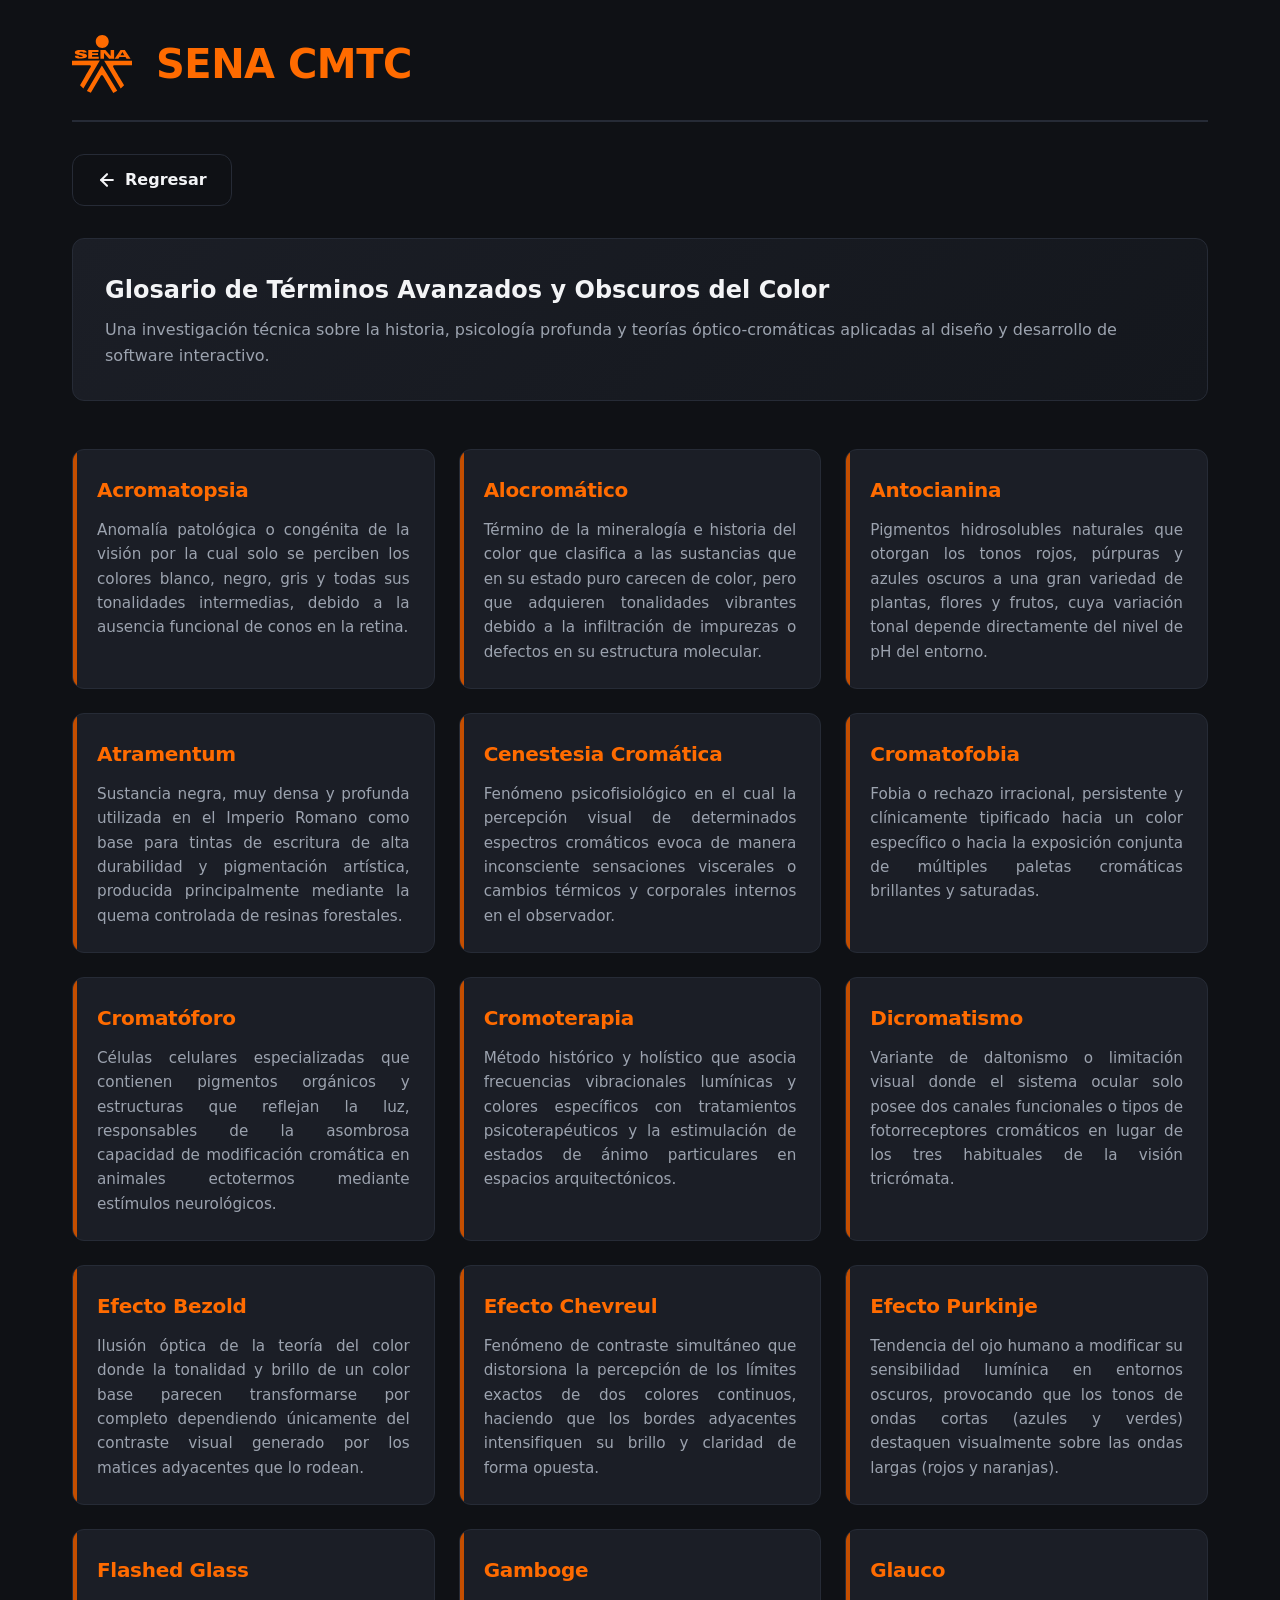
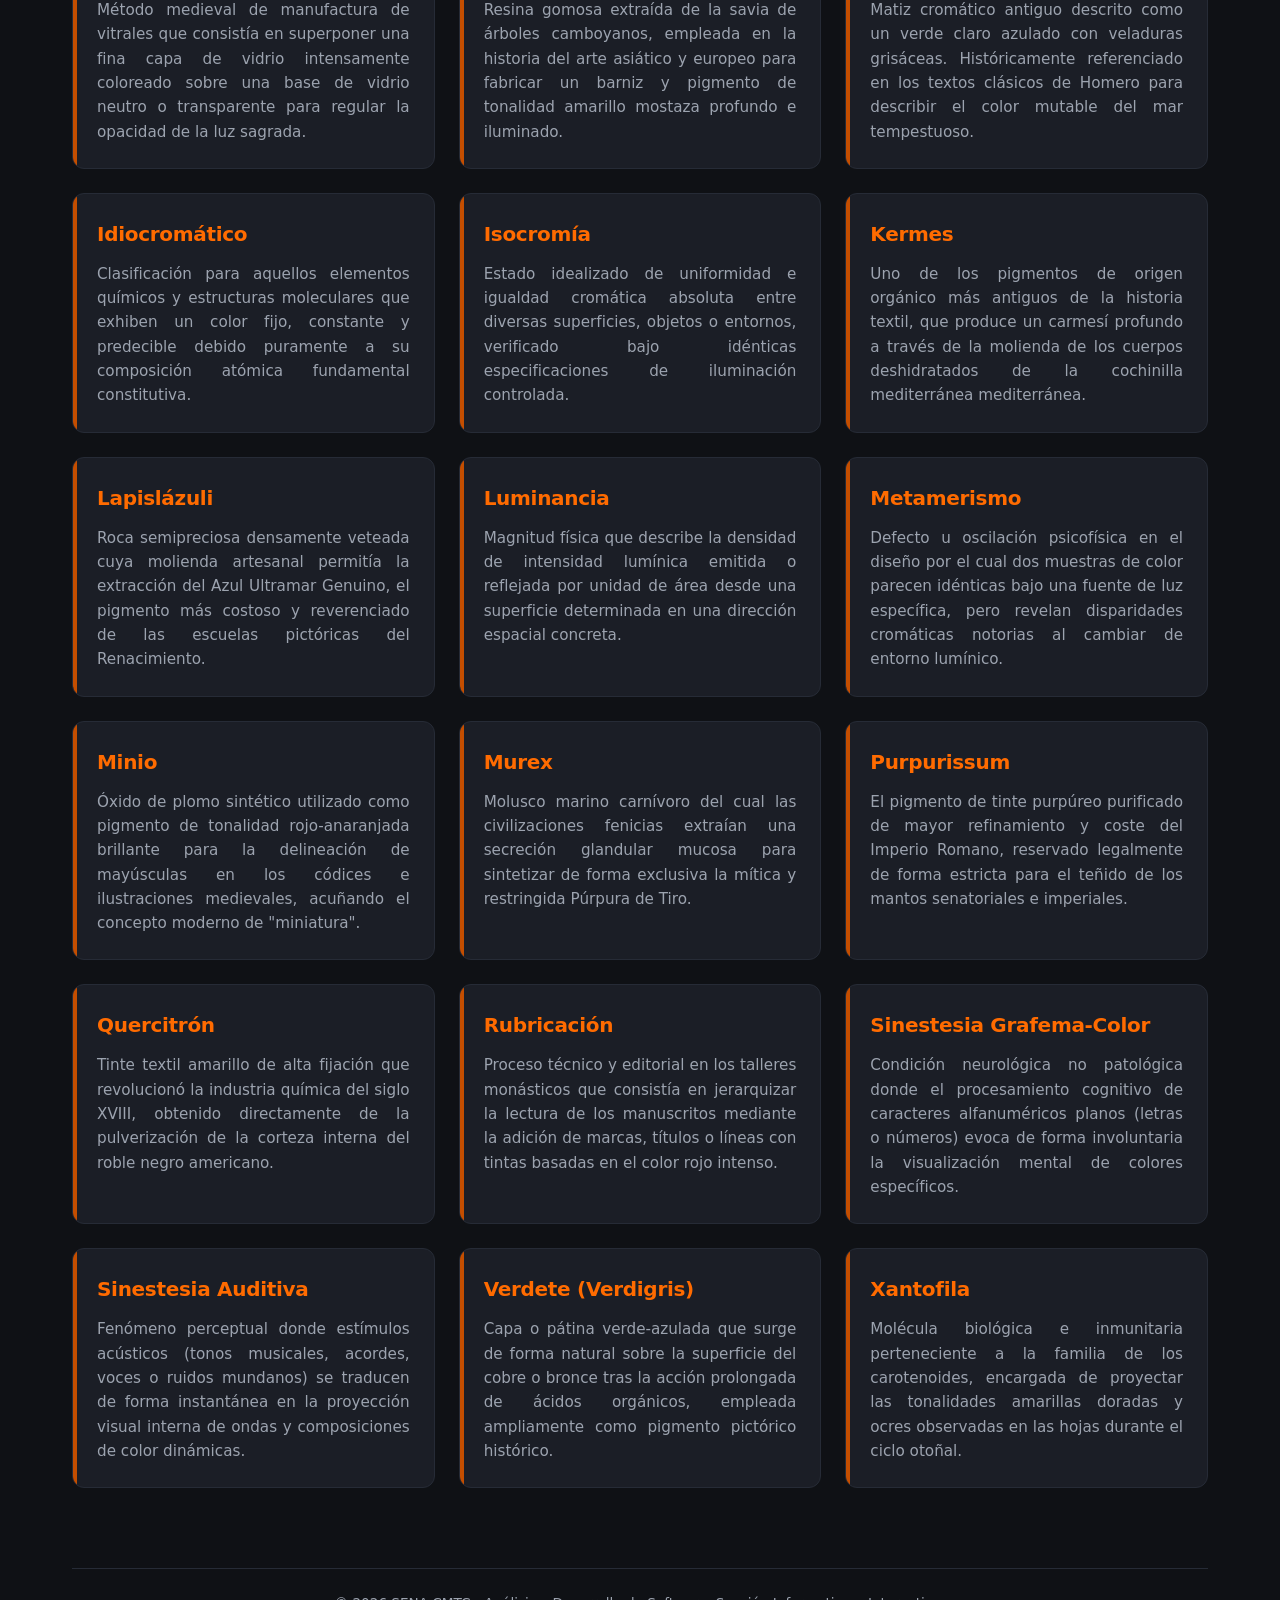
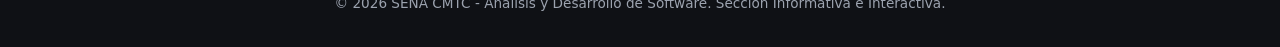
<file: Glosario/glosario_color_sena.html>
<!DOCTYPE html>
<html lang="es">
<head>
    <meta charset="UTF-8">
    <meta name="viewport" content="width=device-width, initial-scale=1.0">
    <title>SENA CMTC - Glosario Avanzado del Color</title>
    <link rel="stylesheet" href="CSS/style.css">
</head>
<body>

    <header>
        <div class="header-title-container">
            <img class="sena-logo" src="../IMG/logo-sena-naranja.43e61d0f.svg" alt="Logo de SENA">
            <h1>SENA CMTC</h1>
        </div>
    </header>

    <div class="nav-container">
        <a href="../index.html" class="btn-regresar">
            <svg width="20" height="20" viewBox="0 0 24 24" fill="none" stroke="currentColor" stroke-width="2.5" stroke-linecap="round" stroke-linejoin="round"><line x1="19" y1="12" x2="5" y2="12"></line><polyline points="12 19 5 12 12 5"></polyline></svg>
            Regresar
        </a>
    </div>

    <section class="intro-section">
        <h2>Glosario de Términos Avanzados y Obscuros del Color</h2>
        <p>Una investigación técnica sobre la historia, psicología profunda y teorías óptico-cromáticas aplicadas al diseño y desarrollo de software interactivo.</p>
    </section>

    <main class="glossary-grid">
        <!-- 1 -->
        <div class="glossary-card">
            <div class="word-title">Acromatopsia</div>
            <div class="word-definition">Anomalía patológica o congénita de la visión por la cual solo se perciben los colores blanco, negro, gris y todas sus tonalidades intermedias, debido a la ausencia funcional de conos en la retina.</div>
        </div>
        <!-- 2 -->
        <div class="glossary-card">
            <div class="word-title">Alocromático</div>
            <div class="word-definition">Término de la mineralogía e historia del color que clasifica a las sustancias que en su estado puro carecen de color, pero que adquieren tonalidades vibrantes debido a la infiltración de impurezas o defectos en su estructura molecular.</div>
        </div>
        <!-- 3 -->
        <div class="glossary-card">
            <div class="word-title">Antocianina</div>
            <div class="word-definition">Pigmentos hidrosolubles naturales que otorgan los tonos rojos, púrpuras y azules oscuros a una gran variedad de plantas, flores y frutos, cuya variación tonal depende directamente del nivel de pH del entorno.</div>
        </div>
        <!-- 4 -->
        <div class="glossary-card">
            <div class="word-title">Atramentum</div>
            <div class="word-definition">Sustancia negra, muy densa y profunda utilizada en el Imperio Romano como base para tintas de escritura de alta durabilidad y pigmentación artística, producida principalmente mediante la quema controlada de resinas forestales.</div>
        </div>
        <!-- 5 -->
        <div class="glossary-card">
            <div class="word-title">Cenestesia Cromática</div>
            <div class="word-definition">Fenómeno psicofisiológico en el cual la percepción visual de determinados espectros cromáticos evoca de manera inconsciente sensaciones viscerales o cambios térmicos y corporales internos en el observador.</div>
        </div>
        <!-- 6 -->
        <div class="glossary-card">
            <div class="word-title">Cromatofobia</div>
            <div class="word-definition">Fobia o rechazo irracional, persistente y clínicamente tipificado hacia un color específico o hacia la exposición conjunta de múltiples paletas cromáticas brillantes y saturadas.</div>
        </div>
        <!-- 7 -->
        <div class="glossary-card">
            <div class="word-title">Cromatóforo</div>
            <div class="word-definition">Células celulares especializadas que contienen pigmentos orgánicos y estructuras que reflejan la luz, responsables de la asombrosa capacidad de modificación cromática en animales ectotermos mediante estímulos neurológicos.</div>
        </div>
        <!-- 8 -->
        <div class="glossary-card">
            <div class="word-title">Cromoterapia</div>
            <div class="word-definition">Método histórico y holístico que asocia frecuencias vibracionales lumínicas y colores específicos con tratamientos psicoterapéuticos y la estimulación de estados de ánimo particulares en espacios arquitectónicos.</div>
        </div>
        <!-- 9 -->
        <div class="glossary-card">
            <div class="word-title">Dicromatismo</div>
            <div class="word-definition">Variante de daltonismo o limitación visual donde el sistema ocular solo posee dos canales funcionales o tipos de fotorreceptores cromáticos en lugar de los tres habituales de la visión tricrómata.</div>
        </div>
        <!-- 10 -->
        <div class="glossary-card">
            <div class="word-title">Efecto Bezold</div>
            <div class="word-definition">Ilusión óptica de la teoría del color donde la tonalidad y brillo de un color base parecen transformarse por completo dependiendo únicamente del contraste visual generado por los matices adyacentes que lo rodean.</div>
        </div>
        <!-- 11 -->
        <div class="glossary-card">
            <div class="word-title">Efecto Chevreul</div>
            <div class="word-definition">Fenómeno de contraste simultáneo que distorsiona la percepción de los límites exactos de dos colores continuos, haciendo que los bordes adyacentes intensifiquen su brillo y claridad de forma opuesta.</div>
        </div>
        <!-- 12 -->
        <div class="glossary-card">
            <div class="word-title">Efecto Purkinje</div>
            <div class="word-definition">Tendencia del ojo humano a modificar su sensibilidad lumínica en entornos oscuros, provocando que los tonos de ondas cortas (azules y verdes) destaquen visualmente sobre las ondas largas (rojos y naranjas).</div>
        </div>
        <!-- 13 -->
        <div class="glossary-card">
            <div class="word-title">Flashed Glass</div>
            <div class="word-definition">Método medieval de manufactura de vitrales que consistía en superponer una fina capa de vidrio intensamente coloreado sobre una base de vidrio neutro o transparente para regular la opacidad de la luz sagrada.</div>
        </div>
        <!-- 14 -->
        <div class="glossary-card">
            <div class="word-title">Gamboge</div>
            <div class="word-definition">Resina gomosa extraída de la savia de árboles camboyanos, empleada en la historia del arte asiático y europeo para fabricar un barniz y pigmento de tonalidad amarillo mostaza profundo e iluminado.</div>
        </div>
        <!-- 15 -->
        <div class="glossary-card">
            <div class="word-title">Glauco</div>
            <div class="word-definition">Matiz cromático antiguo descrito como un verde claro azulado con veladuras grisáceas. Históricamente referenciado en los textos clásicos de Homero para describir el color mutable del mar tempestuoso.</div>
        </div>
        <!-- 16 -->
        <div class="glossary-card">
            <div class="word-title">Idiocromático</div>
            <div class="word-definition">Clasificación para aquellos elementos químicos y estructuras moleculares que exhiben un color fijo, constante y predecible debido puramente a su composición atómica fundamental constitutiva.</div>
        </div>
        <!-- 17 -->
        <div class="glossary-card">
            <div class="word-title">Isocromía</div>
            <div class="word-definition">Estado idealizado de uniformidad e igualdad cromática absoluta entre diversas superficies, objetos o entornos, verificado bajo idénticas especificaciones de iluminación controlada.</div>
        </div>
        <!-- 18 -->
        <div class="glossary-card">
            <div class="word-title">Kermes</div>
            <div class="word-definition">Uno de los pigmentos de origen orgánico más antiguos de la historia textil, que produce un carmesí profundo a través de la molienda de los cuerpos deshidratados de la cochinilla mediterránea mediterránea.</div>
        </div>
        <!-- 19 -->
        <div class="glossary-card">
            <div class="word-title">Lapislázuli</div>
            <div class="word-definition">Roca semipreciosa densamente veteada cuya molienda artesanal permitía la extracción del Azul Ultramar Genuino, el pigmento más costoso y reverenciado de las escuelas pictóricas del Renacimiento.</div>
        </div>
        <!-- 20 -->
        <div class="glossary-card">
            <div class="word-title">Luminancia</div>
            <div class="word-definition">Magnitud física que describe la densidad de intensidad lumínica emitida o reflejada por unidad de área desde una superficie determinada en una dirección espacial concreta.</div>
        </div>
        <!-- 21 -->
        <div class="glossary-card">
            <div class="word-title">Metamerismo</div>
            <div class="word-definition">Defecto u oscilación psicofísica en el diseño por el cual dos muestras de color parecen idénticas bajo una fuente de luz específica, pero revelan disparidades cromáticas notorias al cambiar de entorno lumínico.</div>
        </div>
        <!-- 22 -->
        <div class="glossary-card">
            <div class="word-title">Minio</div>
            <div class="word-definition">Óxido de plomo sintético utilizado como pigmento de tonalidad rojo-anaranjada brillante para la delineación de mayúsculas en los códices e ilustraciones medievales, acuñando el concepto moderno de "miniatura".</div>
        </div>
        <!-- 23 -->
        <div class="glossary-card">
            <div class="word-title">Murex</div>
            <div class="word-definition">Molusco marino carnívoro del cual las civilizaciones fenicias extraían una secreción glandular mucosa para sintetizar de forma exclusiva la mítica y restringida Púrpura de Tiro.</div>
        </div>
        <!-- 24 -->
        <div class="glossary-card">
            <div class="word-title">Purpurissum</div>
            <div class="word-definition">El pigmento de tinte purpúreo purificado de mayor refinamiento y coste del Imperio Romano, reservado legalmente de forma estricta para el teñido de los mantos senatoriales e imperiales.</div>
        </div>
        <!-- 25 -->
        <div class="glossary-card">
            <div class="word-title">Quercitrón</div>
            <div class="word-definition">Tinte textil amarillo de alta fijación que revolucionó la industria química del siglo XVIII, obtenido directamente de la pulverización de la corteza interna del roble negro americano.</div>
        </div>
        <!-- 26 -->
        <div class="glossary-card">
            <div class="word-title">Rubricación</div>
            <div class="word-definition">Proceso técnico y editorial en los talleres monásticos que consistía en jerarquizar la lectura de los manuscritos mediante la adición de marcas, títulos o líneas con tintas basadas en el color rojo intenso.</div>
        </div>
        <!-- 27 -->
        <div class="glossary-card">
            <div class="word-title">Sinestesia Grafema-Color</div>
            <div class="word-definition">Condición neurológica no patológica donde el procesamiento cognitivo de caracteres alfanuméricos planos (letras o números) evoca de forma involuntaria la visualización mental de colores específicos.</div>
        </div>
        <!-- 28 -->
        <div class="glossary-card">
            <div class="word-title">Sinestesia Auditiva</div>
            <div class="word-definition">Fenómeno perceptual donde estímulos acústicos (tonos musicales, acordes, voces o ruidos mundanos) se traducen de forma instantánea en la proyección visual interna de ondas y composiciones de color dinámicas.</div>
        </div>
        <!-- 29 -->
        <div class="glossary-card">
            <div class="word-title">Verdete (Verdigris)</div>
            <div class="word-definition">Capa o pátina verde-azulada que surge de forma natural sobre la superficie del cobre o bronce tras la acción prolongada de ácidos orgánicos, empleada ampliamente como pigmento pictórico histórico.</div>
        </div>
        <!-- 30 -->
        <div class="glossary-card">
            <div class="word-title">Xantofila</div>
            <div class="word-definition">Molécula biológica e inmunitaria perteneciente a la familia de los carotenoides, encargada de proyectar las tonalidades amarillas doradas y ocres observadas en las hojas durante el ciclo otoñal.</div>
        </div>
    </main>

    <footer>
        <p>&copy; 2026 SENA CMTC - Análisis y Desarrollo de Software. Sección Informativa e Interactiva.</p>
    </footer>

</body>
</html>
</file>
<file: Glosario/CSS/style.css>
:root {
            --sena-orange: #FF6B00;
            --sena-orange-dark: #C44E00;
            --bg-main: #0F1115;
            --bg-card: #1B1E26;
            --text-primary: #F3F4F6;
            --text-secondary: #9CA3AF;
            --border-color: #262B36;
            --radius-modern: 12px;
            --glow-orange: rgba(255, 107, 0, 0.15);
        }

        * {
            box-sizing: border-box;
            margin: 0;
            padding: 0;
        }

        body {
            background-color: var(--bg-main);
            color: var(--text-primary);
            font-family: 'Segoe UI', system-ui, -apple-system, sans-serif;
            line-height: 1.6;
            padding: 2rem;
            max-width: 1200px;
            margin: 0 auto;
        }

        header {
            display: flex;
            align-items: center;
            justify-content: space-between;
            border-bottom: 2px solid var(--border-color);
            padding-bottom: 1.5rem;
            margin-bottom: 2rem;
        }

        .header-title-container {
            display: flex;
            align-items: center;
            gap: 1.5rem;
        }

        header h1 {
            color: var(--sena-orange);
            font-size: 2.5rem;
            font-weight: 800;
            letter-spacing: -0.5px;
            text-transform: uppercase;
        }

        .sena-logo {
            height: 60px;
            width: auto;
            object-fit: contain;
        }

        .nav-container {
            margin-bottom: 2rem;
        }

        .btn-regresar {
            display: inline-flex;
            align-items: center;
            gap: 0.5rem;
            background-color: transparent;
            color: var(--text-primary);
            border: 1px solid var(--border-color);
            padding: 0.75rem 1.5rem;
            border-radius: var(--radius-modern);
            cursor: pointer;
            font-weight: 600;
            text-decoration: none;
            transition: all 0.3s ease;
        }

        .btn-regresar:hover {
            background-color: var(--sena-orange);
            border-color: var(--sena-orange);
            box-shadow: 0 0 15px var(--glow-orange);
            transform: translateX(-4px);
        }

        .intro-section {
            margin-bottom: 3rem;
            background: linear-gradient(135deg, var(--bg-card), #14171d);
            padding: 2rem;
            border-radius: var(--radius-modern);
            border: 1px solid var(--border-color);
        }

        .intro-section h2 {
            color: var(--text-primary);
            margin-bottom: 0.5rem;
            font-size: 1.5rem;
        }

        .intro-section p {
            color: var(--text-secondary);
        }

        .glossary-grid {
            display: grid;
            grid-template-columns: repeat(auto-fill, minmax(340px, 1fr));
            gap: 1.5rem;
        }

        .glossary-card {
            background-color: var(--bg-card);
            border: 1px solid var(--border-color);
            border-radius: var(--radius-modern);
            padding: 1.5rem;
            transition: all 0.3s ease;
            position: relative;
            overflow: hidden;
        }

        .glossary-card::before {
            content: '';
            position: absolute;
            top: 0;
            left: 0;
            width: 4px;
            height: 100%;
            background-color: var(--sena-orange-dark);
            transition: background-color 0.3s ease;
        }

        .glossary-card:hover {
            transform: translateY(-5px);
            border-color: var(--sena-orange);
            box-shadow: 0 10px 20px rgba(0, 0, 0, 0.3), 0 0 15px var(--glow-orange);
        }

        .glossary-card:hover::before {
            background-color: var(--sena-orange);
        }

        .word-title {
            color: var(--sena-orange);
            font-size: 1.25rem;
            font-weight: 700;
            margin-bottom: 0.75rem;
            letter-spacing: -0.3px;
        }

        .word-definition {
            color: var(--text-secondary);
            font-size: 0.95rem;
            text-align: justify;
        }

        footer {
            margin-top: 5rem;
            border-top: 1px solid var(--border-color);
            padding-top: 1.5rem;
            text-align: center;
            color: var(--text-secondary);
            font-size: 0.85rem;
        }

        @media (max-width: 768px) {
            body {
                padding: 1rem;
            }
            header {
                flex-direction: column;
                align-items: flex-start;
                gap: 1rem;
            }
            .header-title-container {
                width: 100%;
                justify-content: space-between;
            }
            header h1 {
                font-size: 2rem;
            }
            .glossary-grid {
                grid-template-columns: 1fr;
            }
        }
</file>
